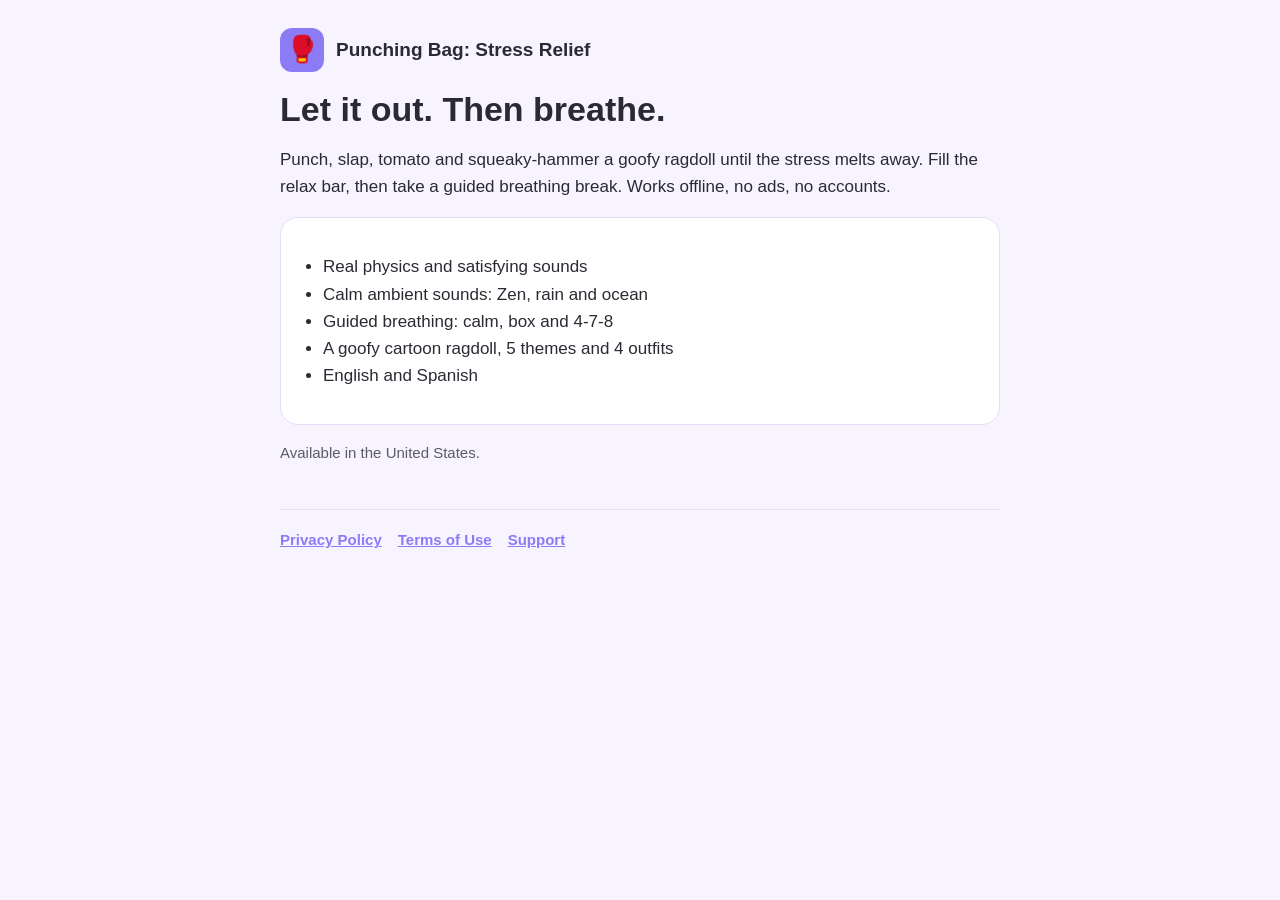
<file: index.html>
<!doctype html>
<html lang="en">
<head>
<meta charset="utf-8">
<meta name="viewport" content="width=device-width,initial-scale=1">
<title>Punching Bag: Stress Relief</title>
<meta name="description" content="A relaxing stress-relief game: punch, slap and smash a goofy ragdoll, then breathe out. Works offline, no ads.">
<link rel="stylesheet" href="style.css">
</head>
<body>
<main>
<header class="top"><div class="logo">🥊</div><a href="./">Punching Bag: Stress Relief</a></header>
<h1>Let it out. Then breathe.</h1>
<p>Punch, slap, tomato and squeaky-hammer a goofy ragdoll until the stress melts away. Fill the relax bar, then take a guided breathing break. Works offline, no ads, no accounts.</p>
<div class="card">
<ul>
<li>Real physics and satisfying sounds</li>
<li>Calm ambient sounds: Zen, rain and ocean</li>
<li>Guided breathing: calm, box and 4-7-8</li>
<li>A goofy cartoon ragdoll, 5 themes and 4 outfits</li>
<li>English and Spanish</li>
</ul>
</div>
<p class="muted">Available in the United States.</p>
<nav class="foot"><a href="privacy/">Privacy Policy</a><a href="terms/">Terms of Use</a><a href="support/">Support</a></nav>
</main>
</body>
</html>
</file>
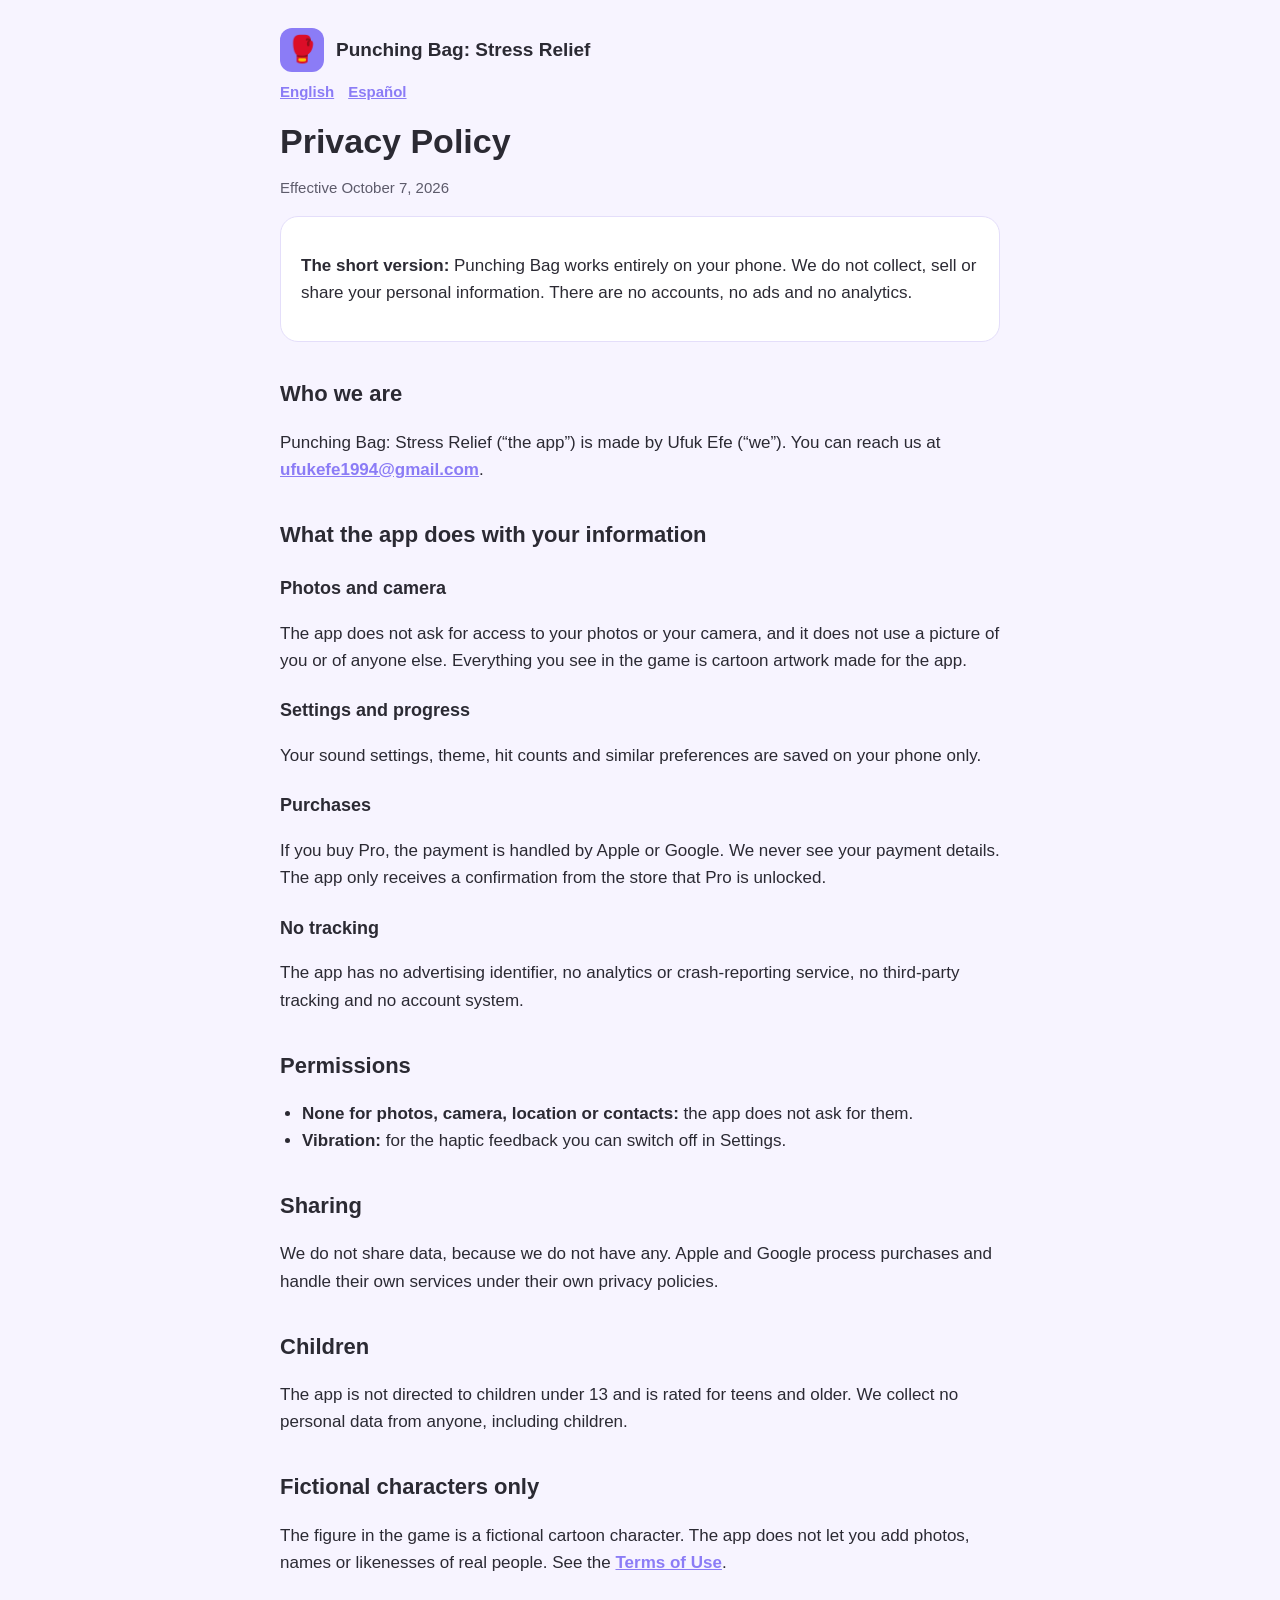
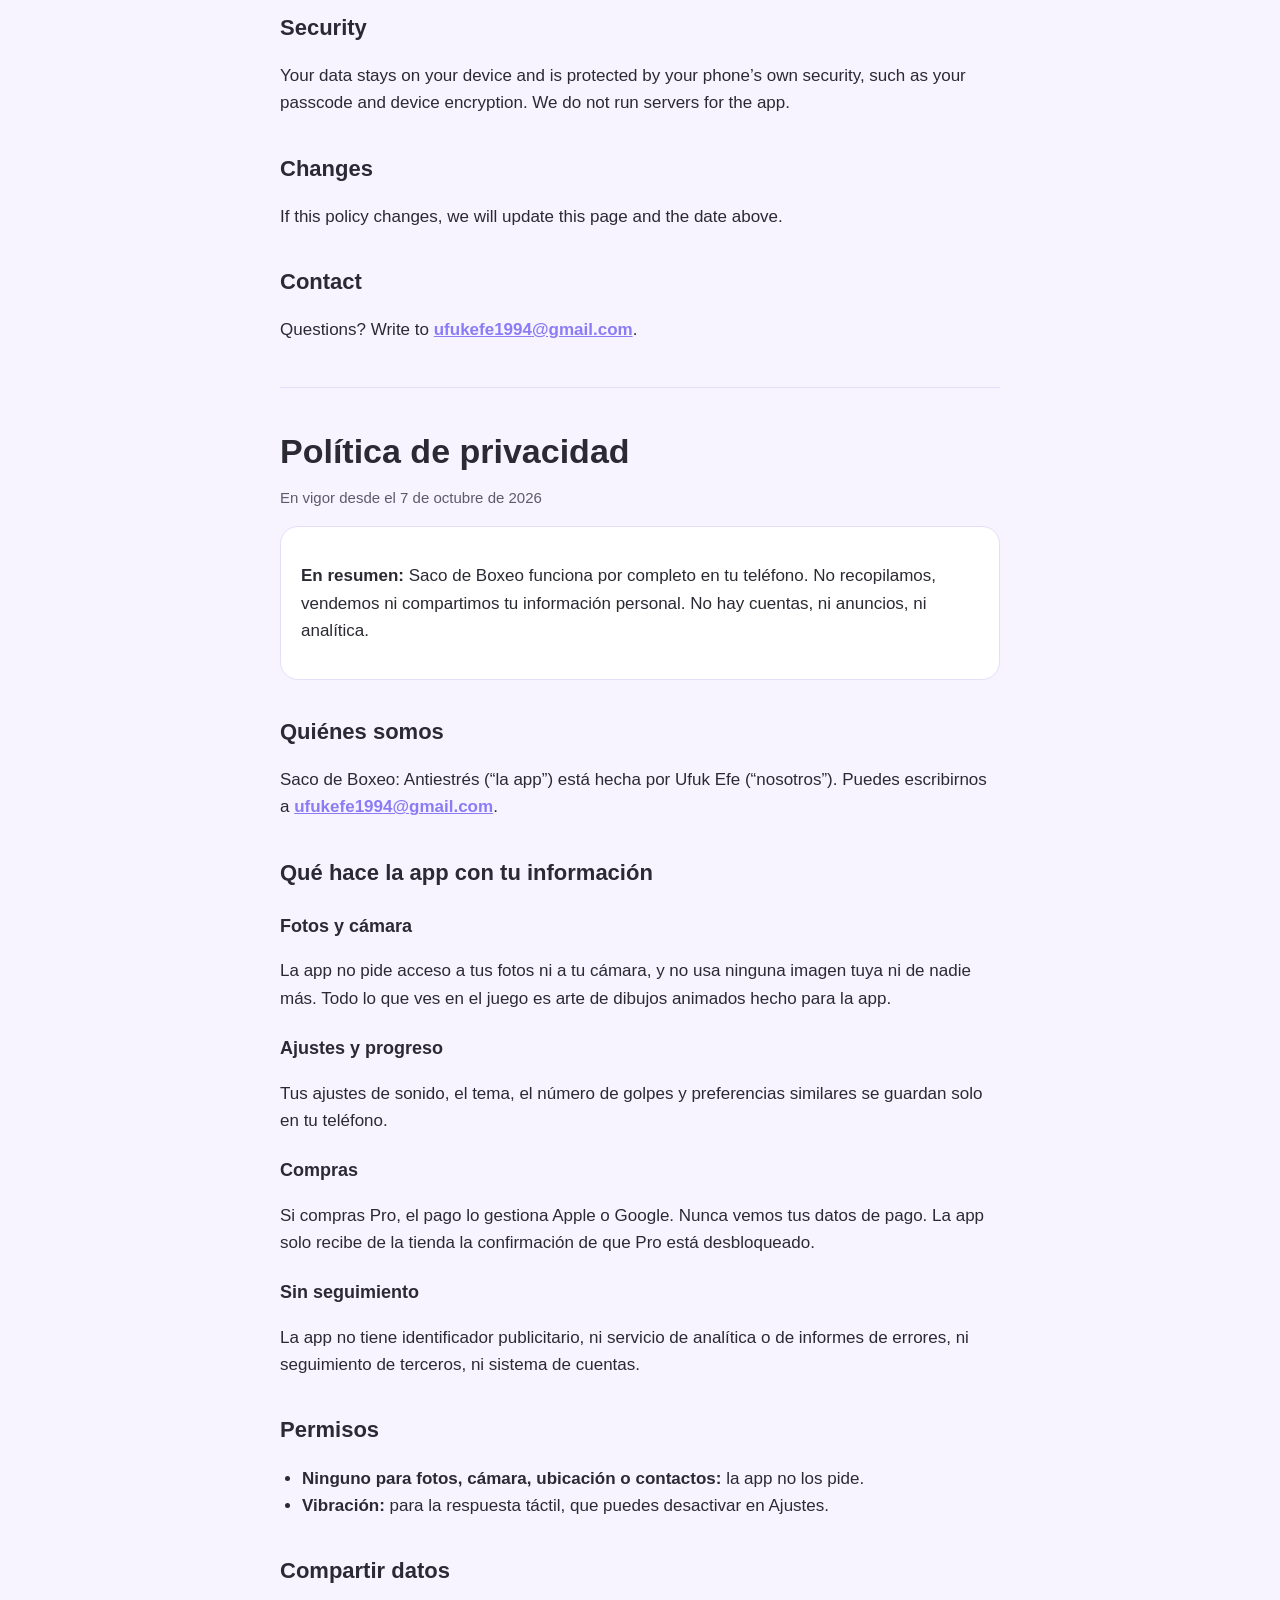
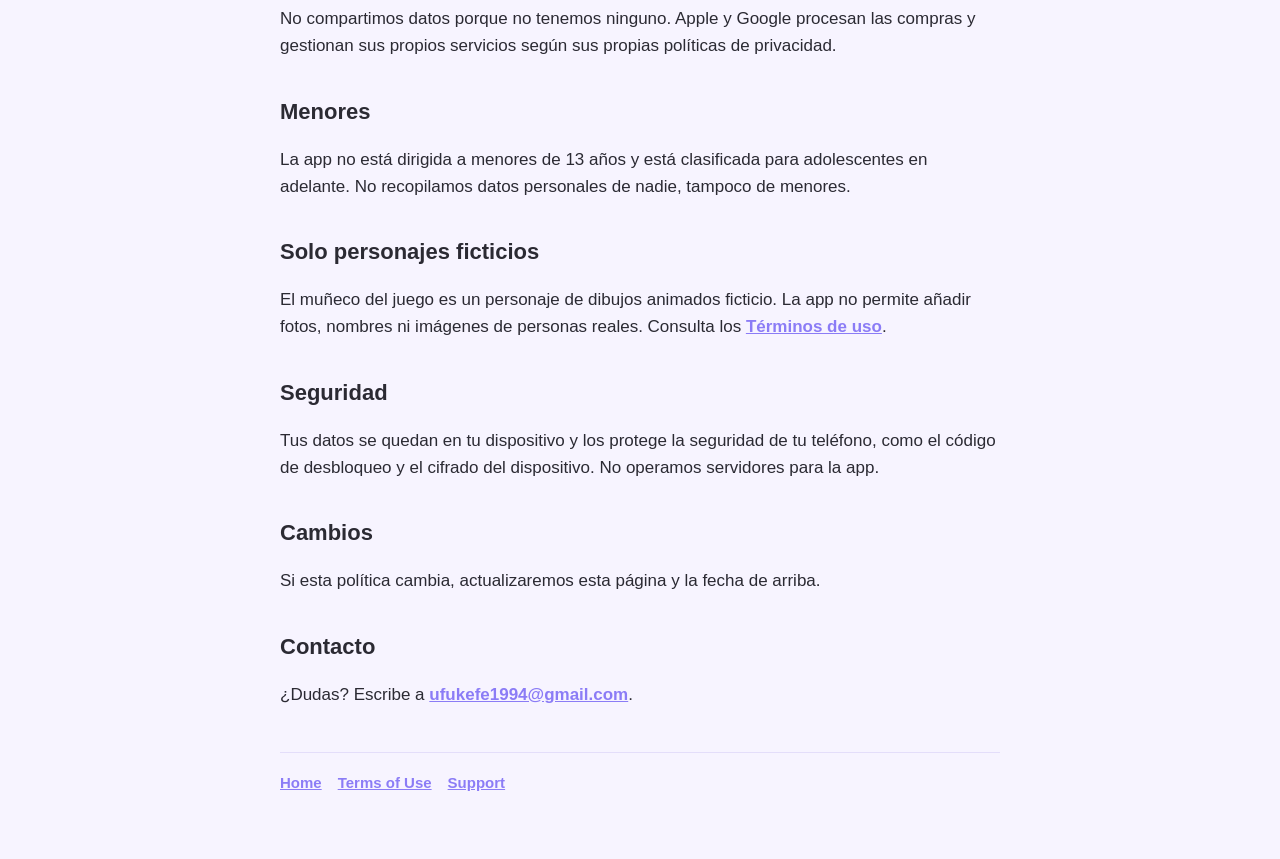
<file: privacy/index.html>
<!doctype html>
<html lang="en">
<head>
<meta charset="utf-8">
<meta name="viewport" content="width=device-width,initial-scale=1">
<title>Privacy Policy · Punching Bag: Stress Relief</title>
<meta name="description" content="Punching Bag: Stress Relief works on your phone. It collects no personal data, has no accounts, no ads and no analytics.">
<link rel="stylesheet" href="../style.css">
</head>
<body>
<main>
<header class="top"><div class="logo">🥊</div><a href="../">Punching Bag: Stress Relief</a></header>
<div class="langnav"><a href="#en">English</a><a href="#es">Español</a></div>

<section id="en" lang="en">
<h1>Privacy Policy</h1>
<p class="muted">Effective October 7, 2026</p>

<div class="card"><p><strong>The short version:</strong> Punching Bag works entirely on your phone. We do not collect, sell or share your personal information. There are no accounts, no ads and no analytics.</p></div>

<h2>Who we are</h2>
<p>Punching Bag: Stress Relief (“the app”) is made by Ufuk Efe (“we”). You can reach us at <a href="mailto:ufukefe1994@gmail.com">ufukefe1994@gmail.com</a>.</p>

<h2>What the app does with your information</h2>
<h3>Photos and camera</h3>
<p>The app does not ask for access to your photos or your camera, and it does not use a picture of you or of anyone else. Everything you see in the game is cartoon artwork made for the app.</p>
<h3>Settings and progress</h3>
<p>Your sound settings, theme, hit counts and similar preferences are saved on your phone only.</p>
<h3>Purchases</h3>
<p>If you buy Pro, the payment is handled by Apple or Google. We never see your payment details. The app only receives a confirmation from the store that Pro is unlocked.</p>
<h3>No tracking</h3>
<p>The app has no advertising identifier, no analytics or crash-reporting service, no third-party tracking and no account system.</p>

<h2>Permissions</h2>
<ul>
<li><strong>None for photos, camera, location or contacts:</strong> the app does not ask for them.</li>
<li><strong>Vibration:</strong> for the haptic feedback you can switch off in Settings.</li>
</ul>

<h2>Sharing</h2>
<p>We do not share data, because we do not have any. Apple and Google process purchases and handle their own services under their own privacy policies.</p>

<h2>Children</h2>
<p>The app is not directed to children under 13 and is rated for teens and older. We collect no personal data from anyone, including children.</p>

<h2>Fictional characters only</h2>
<p>The figure in the game is a fictional cartoon character. The app does not let you add photos, names or likenesses of real people. See the <a href="../terms/">Terms of Use</a>.</p>

<h2>Security</h2>
<p>Your data stays on your device and is protected by your phone’s own security, such as your passcode and device encryption. We do not run servers for the app.</p>

<h2>Changes</h2>
<p>If this policy changes, we will update this page and the date above.</p>

<h2>Contact</h2>
<p>Questions? Write to <a href="mailto:ufukefe1994@gmail.com">ufukefe1994@gmail.com</a>.</p>
</section>

<hr>

<section id="es" lang="es">
<h1>Política de privacidad</h1>
<p class="muted">En vigor desde el 7 de octubre de 2026</p>

<div class="card"><p><strong>En resumen:</strong> Saco de Boxeo funciona por completo en tu teléfono. No recopilamos, vendemos ni compartimos tu información personal. No hay cuentas, ni anuncios, ni analítica.</p></div>

<h2>Quiénes somos</h2>
<p>Saco de Boxeo: Antiestrés (“la app”) está hecha por Ufuk Efe (“nosotros”). Puedes escribirnos a <a href="mailto:ufukefe1994@gmail.com">ufukefe1994@gmail.com</a>.</p>

<h2>Qué hace la app con tu información</h2>
<h3>Fotos y cámara</h3>
<p>La app no pide acceso a tus fotos ni a tu cámara, y no usa ninguna imagen tuya ni de nadie más. Todo lo que ves en el juego es arte de dibujos animados hecho para la app.</p>
<h3>Ajustes y progreso</h3>
<p>Tus ajustes de sonido, el tema, el número de golpes y preferencias similares se guardan solo en tu teléfono.</p>
<h3>Compras</h3>
<p>Si compras Pro, el pago lo gestiona Apple o Google. Nunca vemos tus datos de pago. La app solo recibe de la tienda la confirmación de que Pro está desbloqueado.</p>
<h3>Sin seguimiento</h3>
<p>La app no tiene identificador publicitario, ni servicio de analítica o de informes de errores, ni seguimiento de terceros, ni sistema de cuentas.</p>

<h2>Permisos</h2>
<ul>
<li><strong>Ninguno para fotos, cámara, ubicación o contactos:</strong> la app no los pide.</li>
<li><strong>Vibración:</strong> para la respuesta táctil, que puedes desactivar en Ajustes.</li>
</ul>

<h2>Compartir datos</h2>
<p>No compartimos datos porque no tenemos ninguno. Apple y Google procesan las compras y gestionan sus propios servicios según sus propias políticas de privacidad.</p>

<h2>Menores</h2>
<p>La app no está dirigida a menores de 13 años y está clasificada para adolescentes en adelante. No recopilamos datos personales de nadie, tampoco de menores.</p>

<h2>Solo personajes ficticios</h2>
<p>El muñeco del juego es un personaje de dibujos animados ficticio. La app no permite añadir fotos, nombres ni imágenes de personas reales. Consulta los <a href="../terms/#es">Términos de uso</a>.</p>

<h2>Seguridad</h2>
<p>Tus datos se quedan en tu dispositivo y los protege la seguridad de tu teléfono, como el código de desbloqueo y el cifrado del dispositivo. No operamos servidores para la app.</p>

<h2>Cambios</h2>
<p>Si esta política cambia, actualizaremos esta página y la fecha de arriba.</p>

<h2>Contacto</h2>
<p>¿Dudas? Escribe a <a href="mailto:ufukefe1994@gmail.com">ufukefe1994@gmail.com</a>.</p>
</section>

<nav class="foot"><a href="../">Home</a><a href="../terms/">Terms of Use</a><a href="../support/">Support</a></nav>
</main>
</body>
</html>
</file>
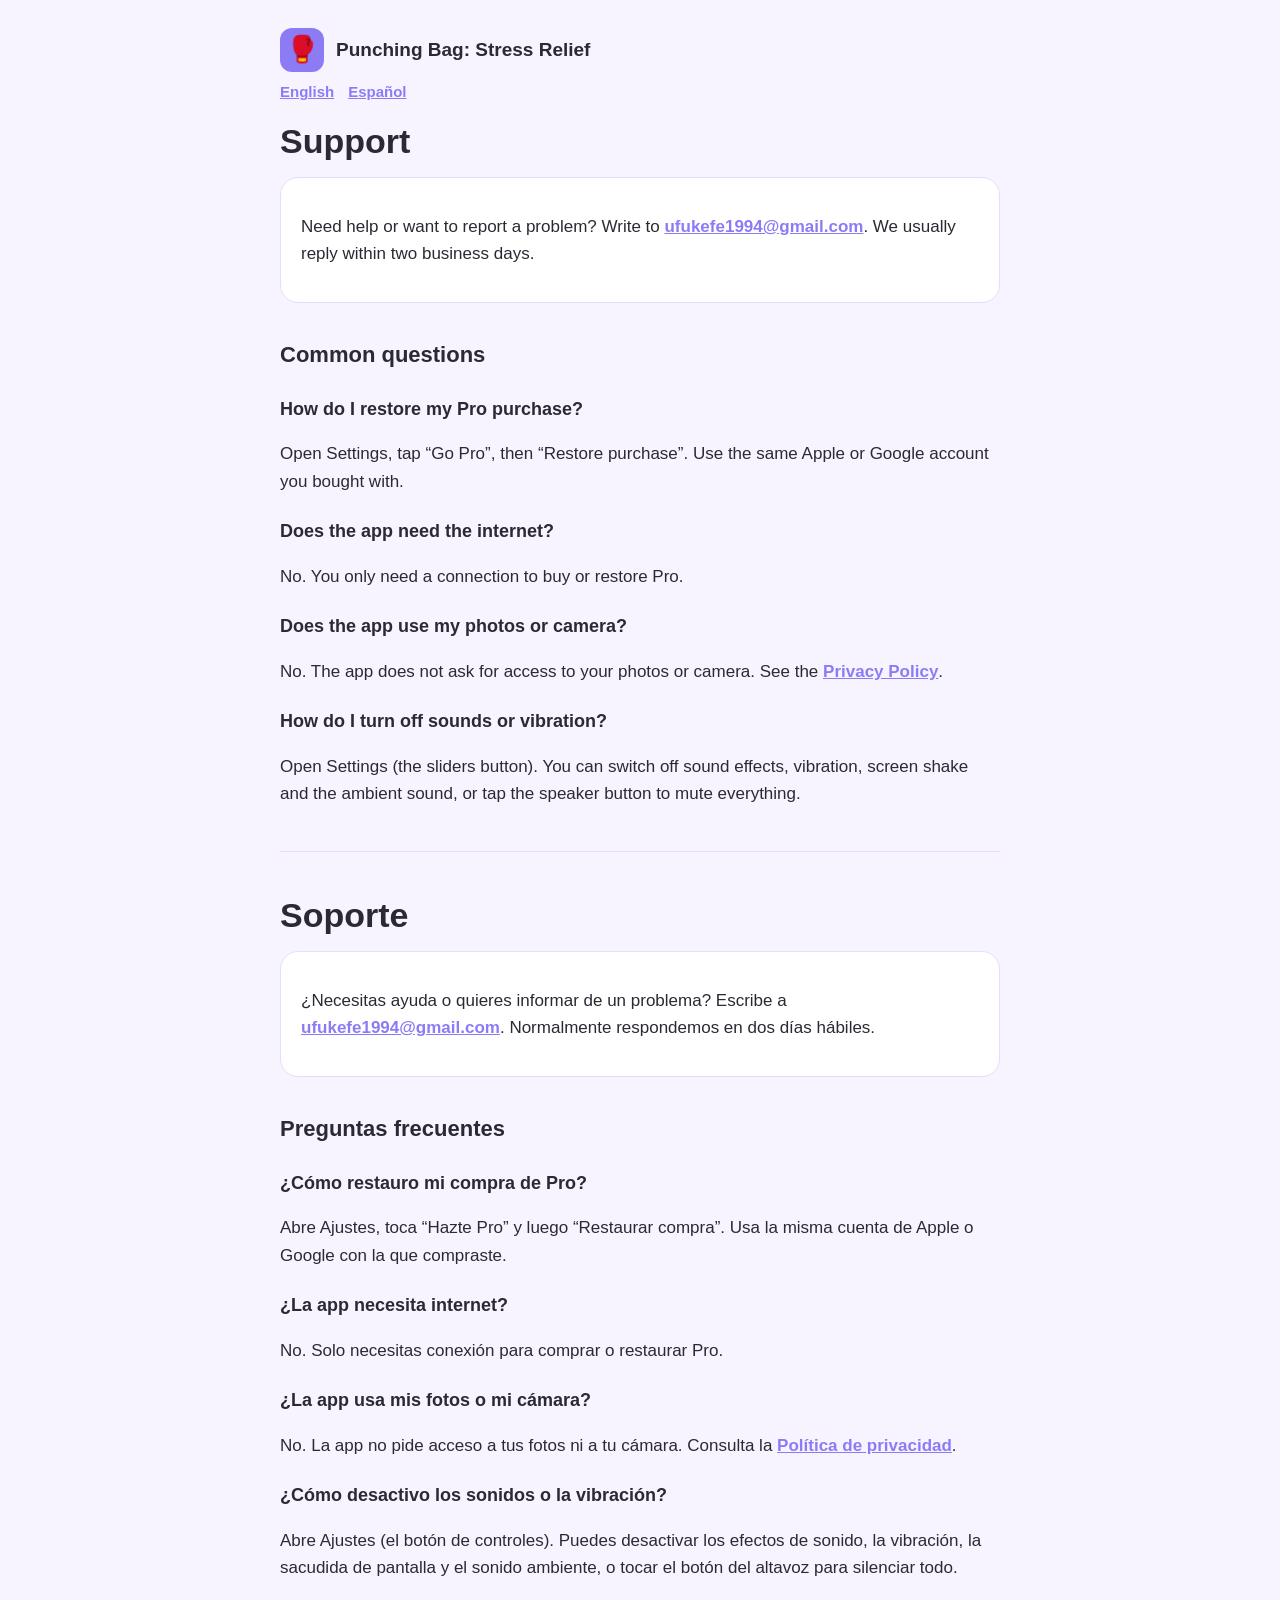
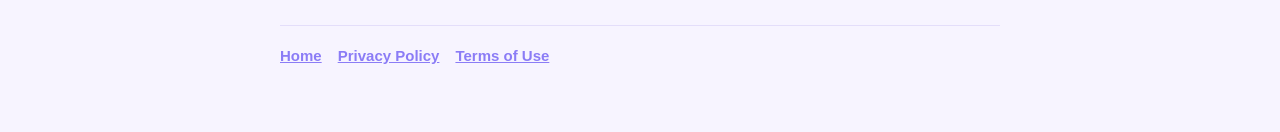
<file: support/index.html>
<!doctype html>
<html lang="en">
<head>
<meta charset="utf-8">
<meta name="viewport" content="width=device-width,initial-scale=1">
<title>Support · Punching Bag: Stress Relief</title>
<meta name="description" content="Help and contact for Punching Bag: Stress Relief.">
<link rel="stylesheet" href="../style.css">
</head>
<body>
<main>
<header class="top"><div class="logo">🥊</div><a href="../">Punching Bag: Stress Relief</a></header>
<div class="langnav"><a href="#en">English</a><a href="#es">Español</a></div>

<section id="en" lang="en">
<h1>Support</h1>
<div class="card"><p>Need help or want to report a problem? Write to <a href="mailto:ufukefe1994@gmail.com?subject=Punching%20Bag%20support">ufukefe1994@gmail.com</a>. We usually reply within two business days.</p></div>

<h2>Common questions</h2>
<h3>How do I restore my Pro purchase?</h3>
<p>Open Settings, tap “Go Pro”, then “Restore purchase”. Use the same Apple or Google account you bought with.</p>
<h3>Does the app need the internet?</h3>
<p>No. You only need a connection to buy or restore Pro.</p>
<h3>Does the app use my photos or camera?</h3>
<p>No. The app does not ask for access to your photos or camera. See the <a href="../privacy/">Privacy Policy</a>.</p>
<h3>How do I turn off sounds or vibration?</h3>
<p>Open Settings (the sliders button). You can switch off sound effects, vibration, screen shake and the ambient sound, or tap the speaker button to mute everything.</p>
</section>

<hr>

<section id="es" lang="es">
<h1>Soporte</h1>
<div class="card"><p>¿Necesitas ayuda o quieres informar de un problema? Escribe a <a href="mailto:ufukefe1994@gmail.com?subject=Soporte%20Saco%20de%20Boxeo">ufukefe1994@gmail.com</a>. Normalmente respondemos en dos días hábiles.</p></div>

<h2>Preguntas frecuentes</h2>
<h3>¿Cómo restauro mi compra de Pro?</h3>
<p>Abre Ajustes, toca “Hazte Pro” y luego “Restaurar compra”. Usa la misma cuenta de Apple o Google con la que compraste.</p>
<h3>¿La app necesita internet?</h3>
<p>No. Solo necesitas conexión para comprar o restaurar Pro.</p>
<h3>¿La app usa mis fotos o mi cámara?</h3>
<p>No. La app no pide acceso a tus fotos ni a tu cámara. Consulta la <a href="../privacy/#es">Política de privacidad</a>.</p>
<h3>¿Cómo desactivo los sonidos o la vibración?</h3>
<p>Abre Ajustes (el botón de controles). Puedes desactivar los efectos de sonido, la vibración, la sacudida de pantalla y el sonido ambiente, o tocar el botón del altavoz para silenciar todo.</p>
</section>

<nav class="foot"><a href="../">Home</a><a href="../privacy/">Privacy Policy</a><a href="../terms/">Terms of Use</a></nav>
</main>
</body>
</html>
</file>
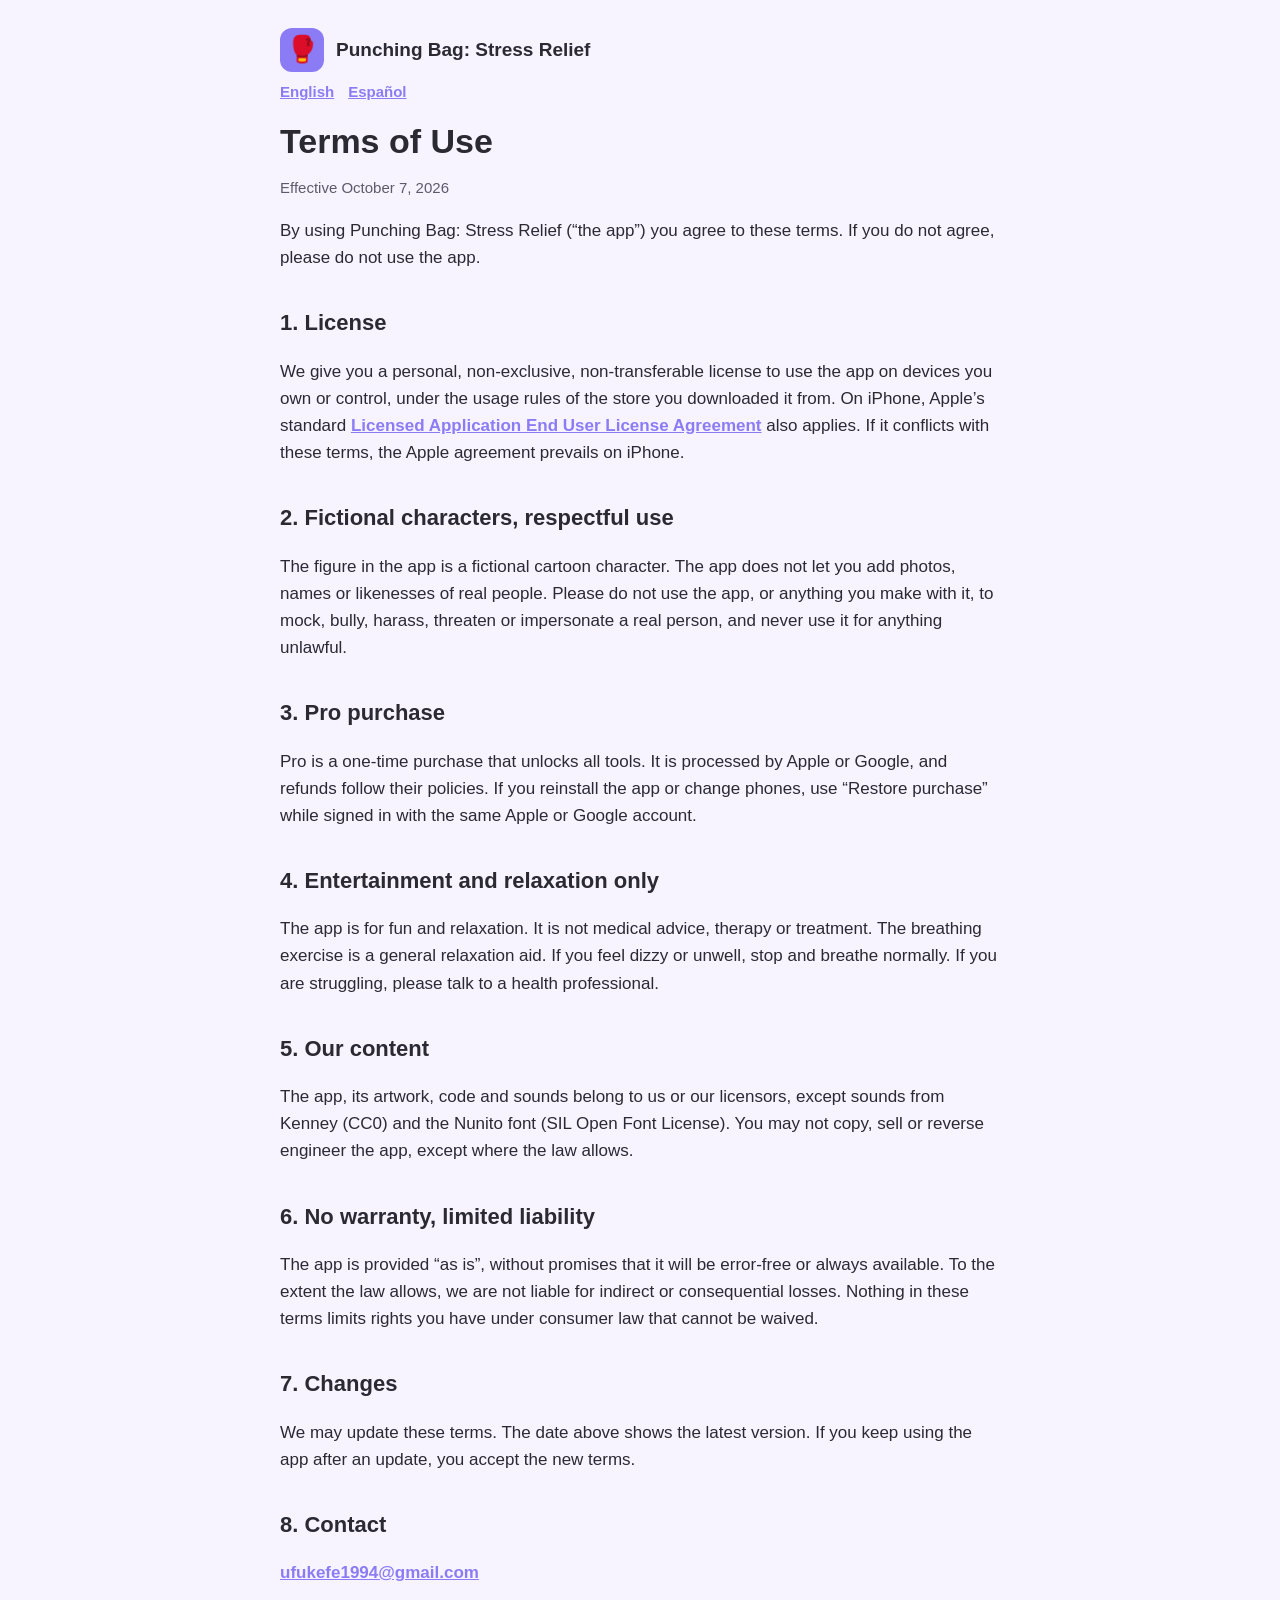
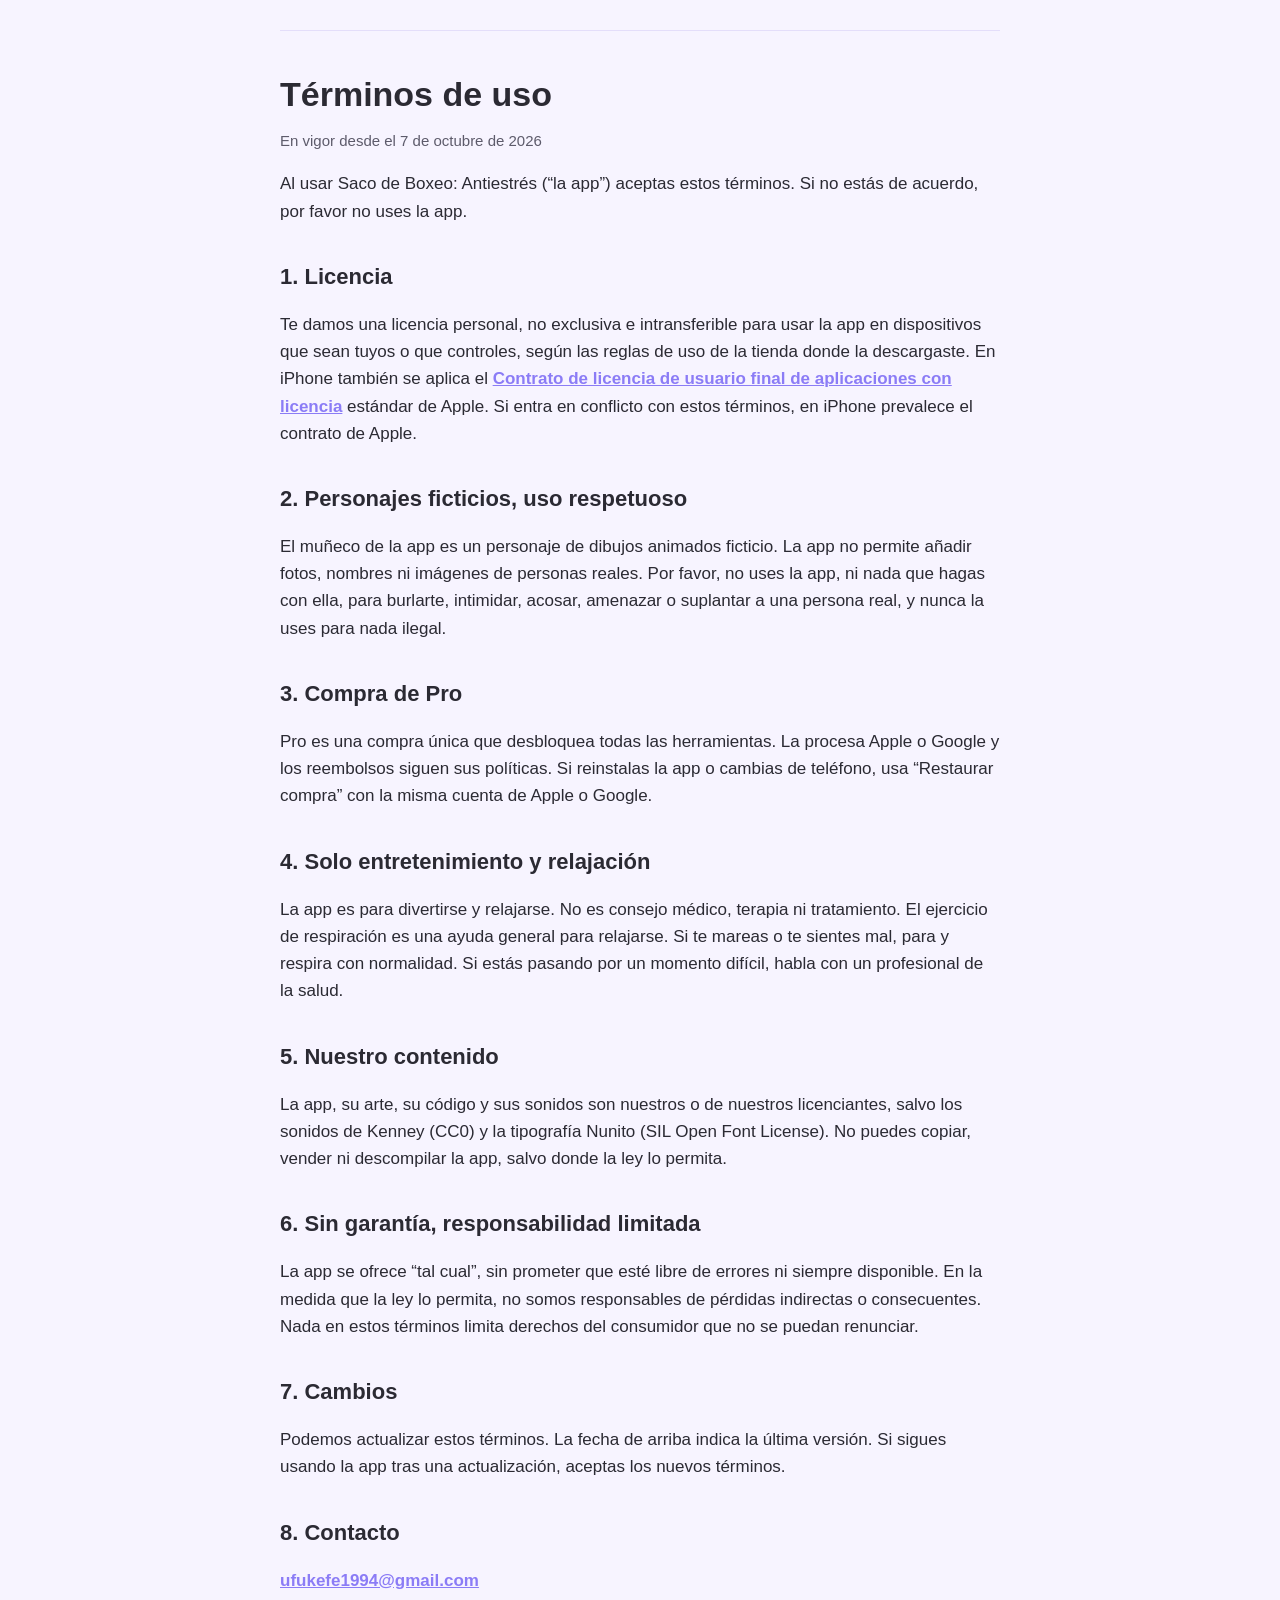
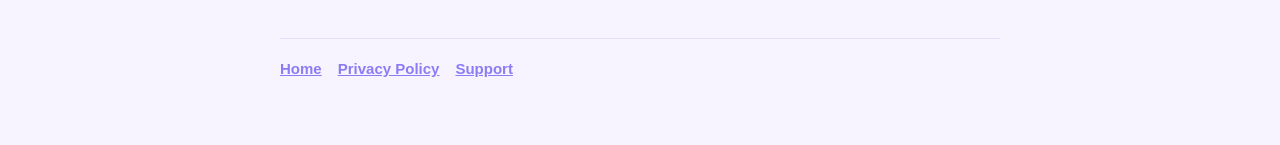
<file: terms/index.html>
<!doctype html>
<html lang="en">
<head>
<meta charset="utf-8">
<meta name="viewport" content="width=device-width,initial-scale=1">
<title>Terms of Use · Punching Bag: Stress Relief</title>
<meta name="description" content="Terms of Use for Punching Bag: Stress Relief.">
<link rel="stylesheet" href="../style.css">
</head>
<body>
<main>
<header class="top"><div class="logo">🥊</div><a href="../">Punching Bag: Stress Relief</a></header>
<div class="langnav"><a href="#en">English</a><a href="#es">Español</a></div>

<section id="en" lang="en">
<h1>Terms of Use</h1>
<p class="muted">Effective October 7, 2026</p>

<p>By using Punching Bag: Stress Relief (“the app”) you agree to these terms. If you do not agree, please do not use the app.</p>

<h2>1. License</h2>
<p>We give you a personal, non-exclusive, non-transferable license to use the app on devices you own or control, under the usage rules of the store you downloaded it from. On iPhone, Apple’s standard <a href="https://www.apple.com/legal/internet-services/itunes/dev/stdeula/">Licensed Application End User License Agreement</a> also applies. If it conflicts with these terms, the Apple agreement prevails on iPhone.</p>

<h2>2. Fictional characters, respectful use</h2>
<p>The figure in the app is a fictional cartoon character. The app does not let you add photos, names or likenesses of real people. Please do not use the app, or anything you make with it, to mock, bully, harass, threaten or impersonate a real person, and never use it for anything unlawful.</p>

<h2>3. Pro purchase</h2>
<p>Pro is a one-time purchase that unlocks all tools. It is processed by Apple or Google, and refunds follow their policies. If you reinstall the app or change phones, use “Restore purchase” while signed in with the same Apple or Google account.</p>

<h2>4. Entertainment and relaxation only</h2>
<p>The app is for fun and relaxation. It is not medical advice, therapy or treatment. The breathing exercise is a general relaxation aid. If you feel dizzy or unwell, stop and breathe normally. If you are struggling, please talk to a health professional.</p>

<h2>5. Our content</h2>
<p>The app, its artwork, code and sounds belong to us or our licensors, except sounds from Kenney (CC0) and the Nunito font (SIL Open Font License). You may not copy, sell or reverse engineer the app, except where the law allows.</p>

<h2>6. No warranty, limited liability</h2>
<p>The app is provided “as is”, without promises that it will be error-free or always available. To the extent the law allows, we are not liable for indirect or consequential losses. Nothing in these terms limits rights you have under consumer law that cannot be waived.</p>

<h2>7. Changes</h2>
<p>We may update these terms. The date above shows the latest version. If you keep using the app after an update, you accept the new terms.</p>

<h2>8. Contact</h2>
<p><a href="mailto:ufukefe1994@gmail.com">ufukefe1994@gmail.com</a></p>
</section>

<hr>

<section id="es" lang="es">
<h1>Términos de uso</h1>
<p class="muted">En vigor desde el 7 de octubre de 2026</p>

<p>Al usar Saco de Boxeo: Antiestrés (“la app”) aceptas estos términos. Si no estás de acuerdo, por favor no uses la app.</p>

<h2>1. Licencia</h2>
<p>Te damos una licencia personal, no exclusiva e intransferible para usar la app en dispositivos que sean tuyos o que controles, según las reglas de uso de la tienda donde la descargaste. En iPhone también se aplica el <a href="https://www.apple.com/legal/internet-services/itunes/dev/stdeula/">Contrato de licencia de usuario final de aplicaciones con licencia</a> estándar de Apple. Si entra en conflicto con estos términos, en iPhone prevalece el contrato de Apple.</p>

<h2>2. Personajes ficticios, uso respetuoso</h2>
<p>El muñeco de la app es un personaje de dibujos animados ficticio. La app no permite añadir fotos, nombres ni imágenes de personas reales. Por favor, no uses la app, ni nada que hagas con ella, para burlarte, intimidar, acosar, amenazar o suplantar a una persona real, y nunca la uses para nada ilegal.</p>

<h2>3. Compra de Pro</h2>
<p>Pro es una compra única que desbloquea todas las herramientas. La procesa Apple o Google y los reembolsos siguen sus políticas. Si reinstalas la app o cambias de teléfono, usa “Restaurar compra” con la misma cuenta de Apple o Google.</p>

<h2>4. Solo entretenimiento y relajación</h2>
<p>La app es para divertirse y relajarse. No es consejo médico, terapia ni tratamiento. El ejercicio de respiración es una ayuda general para relajarse. Si te mareas o te sientes mal, para y respira con normalidad. Si estás pasando por un momento difícil, habla con un profesional de la salud.</p>

<h2>5. Nuestro contenido</h2>
<p>La app, su arte, su código y sus sonidos son nuestros o de nuestros licenciantes, salvo los sonidos de Kenney (CC0) y la tipografía Nunito (SIL Open Font License). No puedes copiar, vender ni descompilar la app, salvo donde la ley lo permita.</p>

<h2>6. Sin garantía, responsabilidad limitada</h2>
<p>La app se ofrece “tal cual”, sin prometer que esté libre de errores ni siempre disponible. En la medida que la ley lo permita, no somos responsables de pérdidas indirectas o consecuentes. Nada en estos términos limita derechos del consumidor que no se puedan renunciar.</p>

<h2>7. Cambios</h2>
<p>Podemos actualizar estos términos. La fecha de arriba indica la última versión. Si sigues usando la app tras una actualización, aceptas los nuevos términos.</p>

<h2>8. Contacto</h2>
<p><a href="mailto:ufukefe1994@gmail.com">ufukefe1994@gmail.com</a></p>
</section>

<nav class="foot"><a href="../">Home</a><a href="../privacy/">Privacy Policy</a><a href="../support/">Support</a></nav>
</main>
</body>
</html>
</file>
<file: style.css>
:root{--ink:#2b2a33;--muted:#5d5b6b;--accent:#8b7cf6;--bg:#f7f4ff;--card:#ffffff;--line:#e4defa}
@media (prefers-color-scheme:dark){:root{--ink:#f1eefc;--muted:#b9b4d0;--bg:#17152a;--card:#201d38;--line:#37325c}}
*{box-sizing:border-box}
html{-webkit-text-size-adjust:100%}
body{margin:0;background:var(--bg);color:var(--ink);font:17px/1.6 -apple-system,BlinkMacSystemFont,"Segoe UI",Roboto,Helvetica,Arial,sans-serif}
main{max-width:760px;margin:0 auto;padding:28px 20px 64px}
header.top{display:flex;align-items:center;gap:12px;margin-bottom:8px}
header.top .logo{width:44px;height:44px;border-radius:12px;background:var(--accent);display:grid;place-items:center;font-size:26px}
header.top a{color:inherit;text-decoration:none;font-weight:800;font-size:19px}
h1{font-size:34px;line-height:1.15;margin:18px 0 6px}
h2{font-size:22px;margin:34px 0 8px}
h3{font-size:18px;margin:22px 0 4px}
p,li{color:var(--ink)}
.muted{color:var(--muted);font-size:15px}
a{color:var(--accent);font-weight:600}
.card{background:var(--card);border:1px solid var(--line);border-radius:18px;padding:18px 20px;margin:16px 0}
.langnav{display:flex;gap:14px;margin:6px 0 4px;font-size:15px}
nav.foot{margin-top:44px;padding-top:18px;border-top:1px solid var(--line);display:flex;flex-wrap:wrap;gap:16px;font-size:15px}
ul{padding-left:22px}
hr{border:0;border-top:1px solid var(--line);margin:44px 0}
</file>
